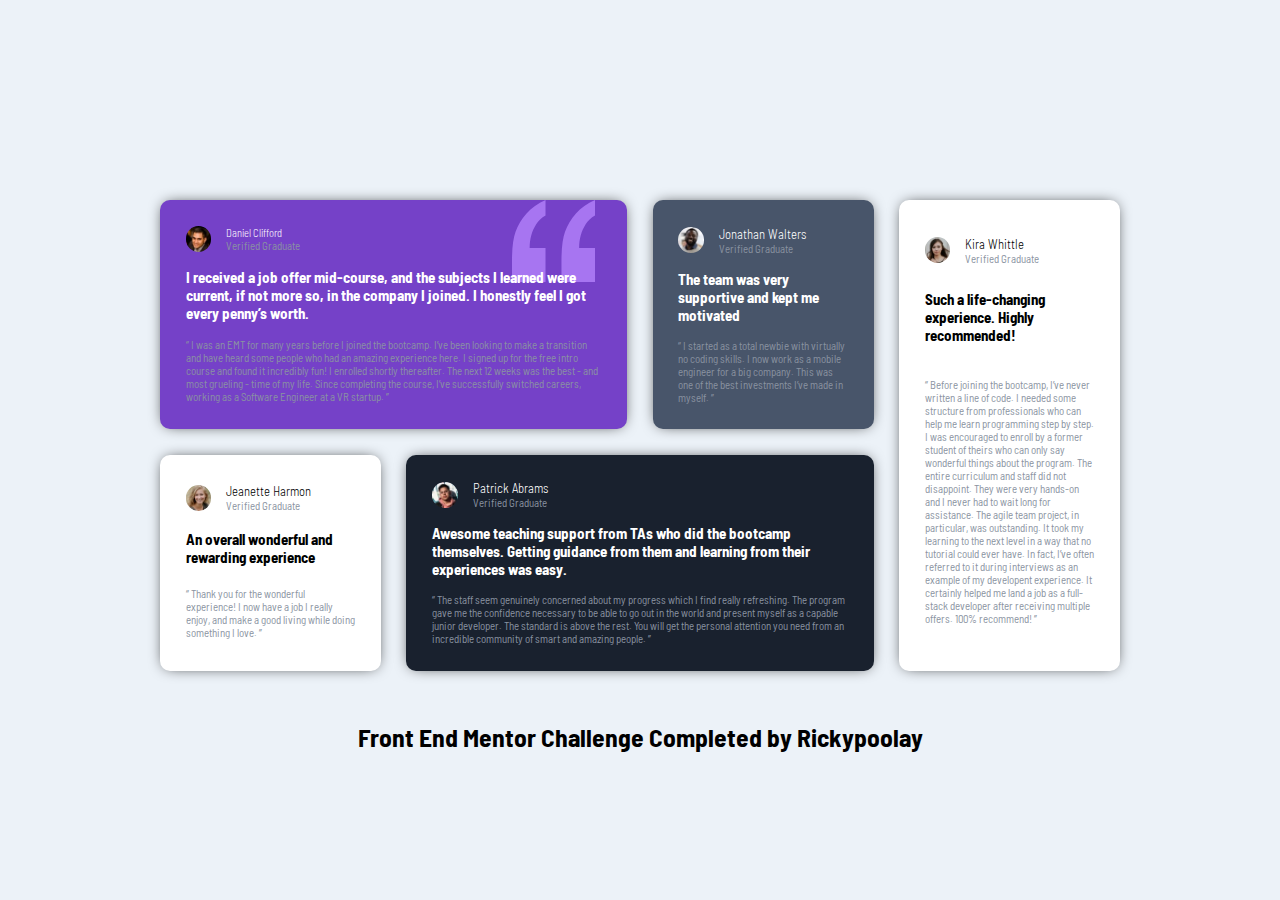
<file: index.html>
<!DOCTYPE html>
<html lang="en">
<head>
  <meta charset="UTF-8">
  <link rel="preconnect" href="https://fonts.gstatic.com">
<link href="https://fonts.googleapis.com/css2?family=Barlow+Semi+Condensed:wght@500;600&display=swap" rel="stylesheet">
  <meta name="viewport" content="width=device-width, initial-scale=1.0"> <!-- displays site properly based on user's device -->
  <link rel="stylesheet" href="./css/style.css">
  <title>Frontend Mentor | [Challenge Name Here]</title>
</head>
<div class="section"></div>
<body>
  <div class="grid-container">
    <div class="comment-container cc1">
      <img src="./images/image-daniel.jpg" alt="image-daniel">
      <div class="info">
      <h5 class="lighttext name">Daniel Clifford</h5>
      <p class="">Verified Graduate</p>
      </div>
      </>
      <h3 class="lighttext">I received a job offer mid-course, and the subjects I learned were current, if not more so, 
        in the company I joined. I honestly feel I got every penny’s worth.</h3>
      <p>“ I was an EMT for many years before I joined the bootcamp. I’ve been looking to make a 
        transition and have heard some people who had an amazing experience here. I signed up 
        for the free intro course and found it incredibly fun! I enrolled shortly thereafter. 
        The next 12 weeks was the best - and most grueling - time of my life. Since completing 
        the course, I’ve successfully switched careers, working as a Software Engineer at a VR startup. ”</p>
    </div>
    <div class="comment-container cc2">
      <img src="./images/image-jonathan.jpg" alt="image-jonathan">
      <div class="info">
      <h4 class="lighttext name">Jonathan Walters</h4>
      <p>Verified Graduate</p>
      </div>
      <h3 class="lighttext">The team was very supportive and kept me motivated</h3>
      <p>“ I started as a total newbie with virtually no coding skills. I now work as a mobile engineer 
        for a big company. This was one of the best investments I’ve made in myself. ”</p>
    </div>
    <div class="comment-container cc3">
      <img src="./images/image-jeanette.jpg" alt="image-jeanette">
      <div class="info">
      <h4 class="name">Jeanette Harmon</h4>
      <p>Verified Graduate</p>
      </div>
      <h3>An overall wonderful and rewarding experience</h3>
      <p>“ Thank you for the wonderful experience! I now have a job I really enjoy, and make a good living 
        while doing something I love. ”</p>
    </div>
    <div class="comment-container cc4">
      <img src="./images/image-patrick.jpg" alt="image-patrick">
      <div class="info">
      <h4 class="lighttext name" >Patrick Abrams</h4>
      <p>Verified Graduate</p>
      </div>
      <h3 class="lighttext">Awesome teaching support from TAs who did the bootcamp themselves. Getting guidance from them and 
        learning from their experiences was easy.</h3>
      <p>“ The staff seem genuinely concerned about my progress which I find really refreshing. The program 
        gave me the confidence necessary to be able to go out in the world and present myself as a capable 
        junior developer. The standard is above the rest. You will get the personal attention you need from 
        an incredible community of smart and amazing people. ”</p>
    </div>
    <div class="comment-container cc5">
      <img src="./images/image-kira.jpg" alt="image-kira">
      <div class="info">
      <h4 class="name">Kira Whittle</h4>
      <p>Verified Graduate</p>
      </div>
      <h3>Such a life-changing experience. Highly recommended!</h3>
      <p>“ Before joining the bootcamp, I’ve never written a line of code. I needed some structure from 
        professionals who can help me learn programming step by step. I was encouraged to enroll by a former 
        student of theirs who can only say wonderful things about the program. The entire curriculum and staff 
        did not disappoint. They were very hands-on and I never had to wait long for assistance. The agile team 
        project, in particular, was outstanding. It took my learning to the next level in a way that no tutorial 
        could ever have. In fact, I’ve often referred to it during interviews as an example of my developent 
        experience. It certainly helped me land a job as a full-stack developer after receiving multiple offers. 
        100% recommend! ”</p>
    </div>
  </div>
  <h1>Front End Mentor Challenge Completed by Rickypoolay</h1>
</div>
 <!-- Daniel Clifford
  Verified Graduate

  I received a job offer mid-course, and the subjects I learned were current, if not more so, 
  in the company I joined. I honestly feel I got every penny’s worth.

  “ I was an EMT for many years before I joined the bootcamp. I’ve been looking to make a 
  transition and have heard some people who had an amazing experience here. I signed up 
  for the free intro course and found it incredibly fun! I enrolled shortly thereafter. 
  The next 12 weeks was the best - and most grueling - time of my life. Since completing 
  the course, I’ve successfully switched careers, working as a Software Engineer at a VR startup. ”

  Jonathan Walters
  Verified Graduate

  The team was very supportive and kept me motivated

  “ I started as a total newbie with virtually no coding skills. I now work as a mobile engineer 
  for a big company. This was one of the best investments I’ve made in myself. ”

  Jeanette Harmon
  Verified Graduate

  An overall wonderful and rewarding experience

  “ Thank you for the wonderful experience! I now have a job I really enjoy, and make a good living 
  while doing something I love. ”

  Patrick Abrams
  Verified Graduate

  Awesome teaching support from TAs who did the bootcamp themselves. Getting guidance from them and 
  learning from their experiences was easy.

  “ The staff seem genuinely concerned about my progress which I find really refreshing. The program 
  gave me the confidence necessary to be able to go out in the world and present myself as a capable 
  junior developer. The standard is above the rest. You will get the personal attention you need from 
  an incredible community of smart and amazing people. ”

  Kira Whittle
  Verified Graduate

  Such a life-changing experience. Highly recommended!

  “ Before joining the bootcamp, I’ve never written a line of code. I needed some structure from 
  professionals who can help me learn programming step by step. I was encouraged to enroll by a former 
  student of theirs who can only say wonderful things about the program. The entire curriculum and staff 
  did not disappoint. They were very hands-on and I never had to wait long for assistance. The agile team 
  project, in particular, was outstanding. It took my learning to the next level in a way that no tutorial 
  could ever have. In fact, I’ve often referred to it during interviews as an example of my developent 
  experience. It certainly helped me land a job as a full-stack developer after receiving multiple offers. 
  100% recommend! ” -->
</body>
</html>
</file>
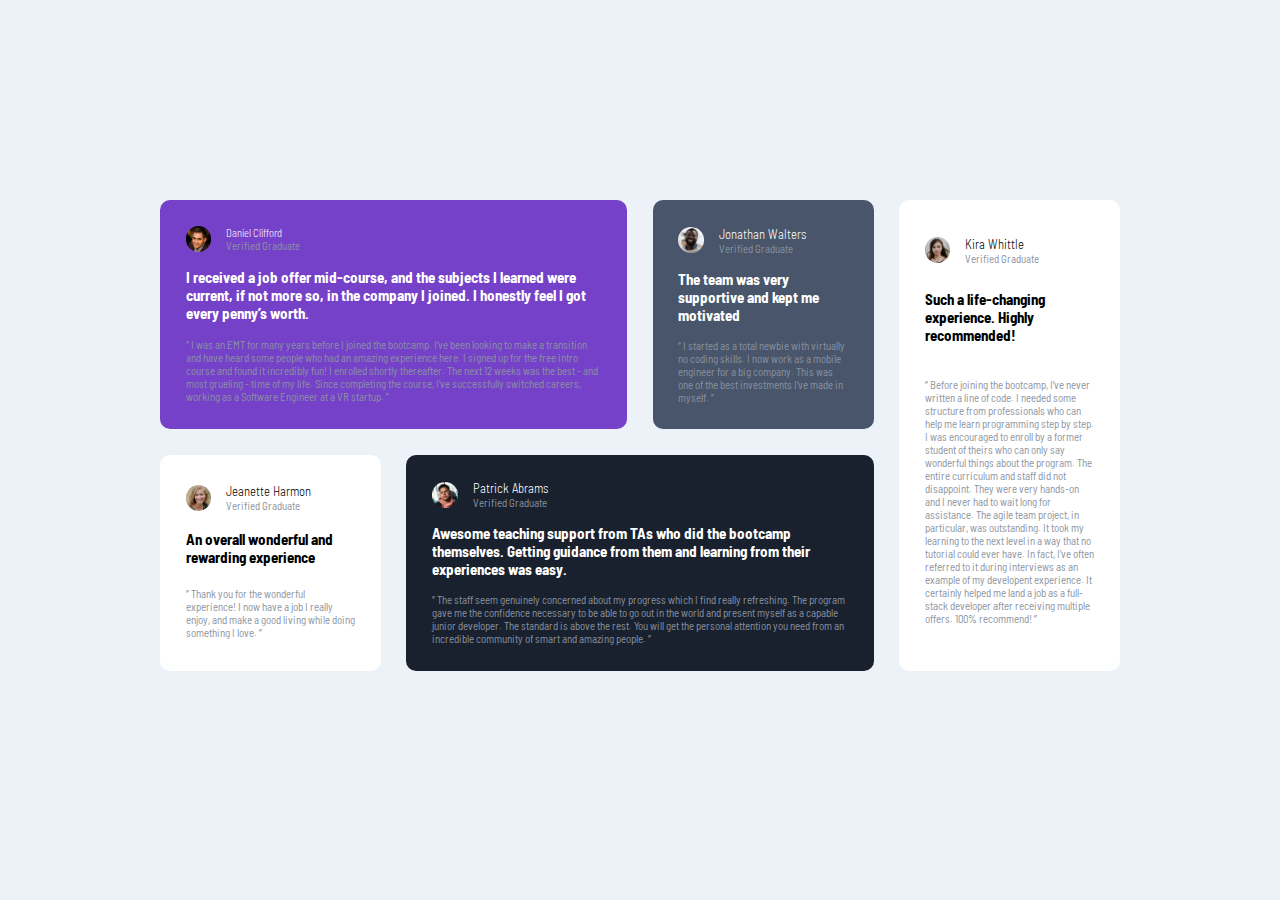
<file: testimonials-grid-section-main/index.html>
<!DOCTYPE html>
<html lang="en">
<head>
  <meta charset="UTF-8">
  <link rel="preconnect" href="https://fonts.gstatic.com">
<link href="https://fonts.googleapis.com/css2?family=Barlow+Semi+Condensed:wght@500;600&display=swap" rel="stylesheet">
  <meta name="viewport" content="width=device-width, initial-scale=1.0"> <!-- displays site properly based on user's device -->
  <link rel="stylesheet" href="./css/style.css">
  <title>Frontend Mentor | [Challenge Name Here]</title>
</head>
<div class="section"></div>
<body>
  <div class="grid-container">
    <div class="comment-container cc1">
      <img src="./images/image-daniel.jpg" alt="image-daniel">
      <div class="info">
      <h5 class="lighttext name">Daniel Clifford</h5>
      <p class="">Verified Graduate</p>
      </div>
      </>
      <h3 class="lighttext">I received a job offer mid-course, and the subjects I learned were current, if not more so, 
        in the company I joined. I honestly feel I got every penny’s worth.</h3>
      <p>“ I was an EMT for many years before I joined the bootcamp. I’ve been looking to make a 
        transition and have heard some people who had an amazing experience here. I signed up 
        for the free intro course and found it incredibly fun! I enrolled shortly thereafter. 
        The next 12 weeks was the best - and most grueling - time of my life. Since completing 
        the course, I’ve successfully switched careers, working as a Software Engineer at a VR startup. ”</p>
    </div>
    <div class="comment-container cc2">
      <img src="./images/image-jonathan.jpg" alt="image-jonathan">
      <div class="info">
      <h4 class="lighttext name">Jonathan Walters</h4>
      <p>Verified Graduate</p>
      </div>
      <h3 class="lighttext">The team was very supportive and kept me motivated</h3>
      <p>“ I started as a total newbie with virtually no coding skills. I now work as a mobile engineer 
        for a big company. This was one of the best investments I’ve made in myself. ”</p>
    </div>
    <div class="comment-container cc3">
      <img src="./images/image-jeanette.jpg" alt="image-jeanette">
      <div class="info">
      <h4 class="name">Jeanette Harmon</h4>
      <p>Verified Graduate</p>
      </div>
      <h3>An overall wonderful and rewarding experience</h3>
      <p>“ Thank you for the wonderful experience! I now have a job I really enjoy, and make a good living 
        while doing something I love. ”</p>
    </div>
    <div class="comment-container cc4">
      <img src="./images/image-patrick.jpg" alt="image-patrick">
      <div class="info">
      <h4 class="lighttext name" >Patrick Abrams</h4>
      <p>Verified Graduate</p>
      </div>
      <h3 class="lighttext">Awesome teaching support from TAs who did the bootcamp themselves. Getting guidance from them and 
        learning from their experiences was easy.</h3>
      <p>“ The staff seem genuinely concerned about my progress which I find really refreshing. The program 
        gave me the confidence necessary to be able to go out in the world and present myself as a capable 
        junior developer. The standard is above the rest. You will get the personal attention you need from 
        an incredible community of smart and amazing people. ”</p>
    </div>
    <div class="comment-container cc5">
      <img src="./images/image-kira.jpg" alt="image-kira">
      <div class="info">
      <h4 class="name">Kira Whittle</h4>
      <p>Verified Graduate</p>
      </div>
      <h3>Such a life-changing experience. Highly recommended!</h3>
      <p>“ Before joining the bootcamp, I’ve never written a line of code. I needed some structure from 
        professionals who can help me learn programming step by step. I was encouraged to enroll by a former 
        student of theirs who can only say wonderful things about the program. The entire curriculum and staff 
        did not disappoint. They were very hands-on and I never had to wait long for assistance. The agile team 
        project, in particular, was outstanding. It took my learning to the next level in a way that no tutorial 
        could ever have. In fact, I’ve often referred to it during interviews as an example of my developent 
        experience. It certainly helped me land a job as a full-stack developer after receiving multiple offers. 
        100% recommend! ”</p>
    </div>
  </div>
</div>
 <!-- Daniel Clifford
  Verified Graduate

  I received a job offer mid-course, and the subjects I learned were current, if not more so, 
  in the company I joined. I honestly feel I got every penny’s worth.

  “ I was an EMT for many years before I joined the bootcamp. I’ve been looking to make a 
  transition and have heard some people who had an amazing experience here. I signed up 
  for the free intro course and found it incredibly fun! I enrolled shortly thereafter. 
  The next 12 weeks was the best - and most grueling - time of my life. Since completing 
  the course, I’ve successfully switched careers, working as a Software Engineer at a VR startup. ”

  Jonathan Walters
  Verified Graduate

  The team was very supportive and kept me motivated

  “ I started as a total newbie with virtually no coding skills. I now work as a mobile engineer 
  for a big company. This was one of the best investments I’ve made in myself. ”

  Jeanette Harmon
  Verified Graduate

  An overall wonderful and rewarding experience

  “ Thank you for the wonderful experience! I now have a job I really enjoy, and make a good living 
  while doing something I love. ”

  Patrick Abrams
  Verified Graduate

  Awesome teaching support from TAs who did the bootcamp themselves. Getting guidance from them and 
  learning from their experiences was easy.

  “ The staff seem genuinely concerned about my progress which I find really refreshing. The program 
  gave me the confidence necessary to be able to go out in the world and present myself as a capable 
  junior developer. The standard is above the rest. You will get the personal attention you need from 
  an incredible community of smart and amazing people. ”

  Kira Whittle
  Verified Graduate

  Such a life-changing experience. Highly recommended!

  “ Before joining the bootcamp, I’ve never written a line of code. I needed some structure from 
  professionals who can help me learn programming step by step. I was encouraged to enroll by a former 
  student of theirs who can only say wonderful things about the program. The entire curriculum and staff 
  did not disappoint. They were very hands-on and I never had to wait long for assistance. The agile team 
  project, in particular, was outstanding. It took my learning to the next level in a way that no tutorial 
  could ever have. In fact, I’ve often referred to it during interviews as an example of my developent 
  experience. It certainly helped me land a job as a full-stack developer after receiving multiple offers. 
  100% recommend! ” -->
</body>
</html>
</file>
<file: css/style.css>
* {
  padding: 0;
  margin: 0;
  -webkit-box-sizing: border-box;
          box-sizing: border-box;
  font-family: 'Barlow Semi Condensed', sans-serif;
}

h1 {
  margin-top: 50px;
  text-align: Center;
}

body {
  display: -webkit-box;
  display: -ms-flexbox;
  display: flex;
  -webkit-box-pack: center;
      -ms-flex-pack: center;
          justify-content: center;
  -webkit-box-align: center;
      -ms-flex-align: center;
          align-items: center;
  -webkit-box-orient: vertical;
  -webkit-box-direction: normal;
      -ms-flex-direction: column;
          flex-direction: column;
  background-color: #ecf2f8;
  font-size: 4vw;
}

p {
  color: #8A93A1;
  -ms-grid-row: 3;
  -ms-grid-column: 1;
  -ms-grid-column-span: 2;
  grid-area: paragraph;
  font-size: .85em;
}

img {
  border-radius: 50%;
  width: 6vw;
  -ms-grid-row: 1;
  -ms-grid-column: 1;
  grid-area: img;
  margin: auto;
}

h3 {
  -ms-grid-row: 2;
  -ms-grid-column: 1;
  -ms-grid-column-span: 2;
  grid-area: title;
}

.grid-container {
  width: 90%;
  margin-top: 50px;
}

.grid-container .lighttext {
  color: white;
}

.grid-container .cc1 {
  background-image: url(./bg-pattern-quotation.svg);
  background-repeat: no-repeat;
  background-position-x: 14em;
  background-size: 6.5em;
  background-color: #7541c8;
}

.grid-container .cc2 {
  background-color: #48556a;
}

.grid-container .cc3 {
  background-color: white;
}

.grid-container .cc4 {
  background-color: #19212e;
}

.grid-container .cc5 {
  background-color: white;
}

.comment-container {
  display: -ms-grid;
  display: grid;
  -ms-grid-columns: auto 2fr;
      grid-template-columns: auto 2fr;
  -ms-grid-rows: auto auto auto;
      grid-template-rows: auto auto auto;
      grid-template-areas: "img name" "title title" "paragraph paragraph";
  gap: 15px;
  border-radius: 10px;
  padding: 2em;
  margin-bottom: 1em;
  -webkit-box-shadow: 0em 0em 15px -5px;
          box-shadow: 0em 0em 15px -5px;
}

.comment-container .info {
  -ms-grid-row: 1;
  -ms-grid-column: 2;
  grid-area: name;
  display: -webkit-box;
  display: -ms-flexbox;
  display: flex;
  -webkit-box-orient: vertical;
  -webkit-box-direction: normal;
      -ms-flex-direction: column;
          flex-direction: column;
  -webkit-box-pack: center;
      -ms-flex-pack: center;
          justify-content: center;
  -webkit-box-align: start;
      -ms-flex-align: start;
          align-items: start;
}

.comment-container .info .name {
  font-weight: 300;
}

@media (min-width: 1000px) {
  body {
    font-size: 1vw;
  }
  img {
    max-width: 2vw;
  }
  .grid-container {
    display: -ms-grid;
    display: grid;
    -ms-grid-rows: auto auto;
        grid-template-rows: auto auto;
    -ms-grid-columns: 1fr 1fr 1fr 1fr;
        grid-template-columns: 1fr 1fr 1fr 1fr;
        grid-template-areas: "tl tl tm r" "bl bm bm r";
    gap: 2em;
    width: 90%;
    max-width: 75%;
    margin-top: 200px;
  }
  .comment-container {
    margin: 0;
  }
  .grid-container .cc1 {
    -ms-grid-row: 1;
    -ms-grid-column: 1;
    -ms-grid-column-span: 2;
    grid-area: tl;
    background-position-x: 27.5em;
  }
  .cc2 {
    -ms-grid-row: 1;
    -ms-grid-column: 3;
    grid-area: tm;
  }
  .cc3 {
    -ms-grid-row: 2;
    -ms-grid-column: 1;
    grid-area: bl;
  }
  .cc4 {
    -ms-grid-row: 2;
    -ms-grid-column: 2;
    -ms-grid-column-span: 2;
    grid-area: bm;
  }
  .cc5 {
    -ms-grid-row: 1;
    -ms-grid-row-span: 2;
    -ms-grid-column: 4;
    grid-area: r;
  }
}
/*# sourceMappingURL=style.css.map */
</file>
<file: testimonials-grid-section-main/css/style.css>
* {
  padding: 0;
  margin: 0;
  -webkit-box-sizing: border-box;
          box-sizing: border-box;
  font-family: 'Barlow Semi Condensed', sans-serif;
}

/* Not the way i want to center it 
section{
    height:100vh;
    width:100vw;
    display:flex;
    justify-content: center;
    align-items: center;
    flex-direction: column;
} */
body {
  display: -webkit-box;
  display: -ms-flexbox;
  display: flex;
  -webkit-box-pack: center;
      -ms-flex-pack: center;
          justify-content: center;
  -webkit-box-align: center;
      -ms-flex-align: center;
          align-items: center;
  -webkit-box-orient: vertical;
  -webkit-box-direction: normal;
      -ms-flex-direction: column;
          flex-direction: column;
  background-color: #ecf2f8;
  font-size: 4vw;
}

p {
  color: #8A93A1;
  -ms-grid-row: 3;
  -ms-grid-column: 1;
  -ms-grid-column-span: 2;
  grid-area: paragraph;
  font-size: .85em;
}

img {
  border-radius: 50%;
  width: 6vw;
  -ms-grid-row: 1;
  -ms-grid-column: 1;
  grid-area: img;
  margin: auto;
}

h3 {
  -ms-grid-row: 2;
  -ms-grid-column: 1;
  -ms-grid-column-span: 2;
  grid-area: title;
}

.grid-container {
  width: 90%;
  margin-top: 50px;
}

.grid-container .lighttext {
  color: white;
}

.grid-container .cc1 {
  background-color: #7541c8;
}

.grid-container .cc2 {
  background-color: #48556a;
}

.grid-container .cc3 {
  background-color: white;
}

.grid-container .cc4 {
  background-color: #19212e;
}

.grid-container .cc5 {
  background-color: white;
}

.comment-container {
  display: -ms-grid;
  display: grid;
  -ms-grid-columns: auto 2fr;
      grid-template-columns: auto 2fr;
  -ms-grid-rows: auto auto auto;
      grid-template-rows: auto auto auto;
      grid-template-areas: "img name" "title title" "paragraph paragraph";
  gap: 15px;
  border-radius: 10px;
  padding: 2em;
  margin-bottom: 1em;
}

.comment-container .info {
  -ms-grid-row: 1;
  -ms-grid-column: 2;
  grid-area: name;
  display: -webkit-box;
  display: -ms-flexbox;
  display: flex;
  -webkit-box-orient: vertical;
  -webkit-box-direction: normal;
      -ms-flex-direction: column;
          flex-direction: column;
  -webkit-box-pack: center;
      -ms-flex-pack: center;
          justify-content: center;
  -webkit-box-align: start;
      -ms-flex-align: start;
          align-items: start;
}

.comment-container .info .name {
  font-weight: 300;
}

@media (min-width: 1000px) {
  body {
    font-size: 1vw;
  }
  img {
    max-width: 2vw;
  }
  .grid-container {
    display: -ms-grid;
    display: grid;
    -ms-grid-rows: auto auto;
        grid-template-rows: auto auto;
    -ms-grid-columns: 1fr 1fr 1fr 1fr;
        grid-template-columns: 1fr 1fr 1fr 1fr;
        grid-template-areas: "tl tl tm r" "bl bm bm r";
    gap: 2em;
    width: 90%;
    max-width: 75%;
    margin-top: 200px;
  }
  .comment-container {
    margin: 0;
  }
  .cc1 {
    -ms-grid-row: 1;
    -ms-grid-column: 1;
    -ms-grid-column-span: 2;
    grid-area: tl;
  }
  .cc2 {
    -ms-grid-row: 1;
    -ms-grid-column: 3;
    grid-area: tm;
  }
  .cc3 {
    -ms-grid-row: 2;
    -ms-grid-column: 1;
    grid-area: bl;
  }
  .cc4 {
    -ms-grid-row: 2;
    -ms-grid-column: 2;
    -ms-grid-column-span: 2;
    grid-area: bm;
  }
  .cc5 {
    -ms-grid-row: 1;
    -ms-grid-row-span: 2;
    -ms-grid-column: 4;
    grid-area: r;
  }
}
/*# sourceMappingURL=style.css.map */
</file>
